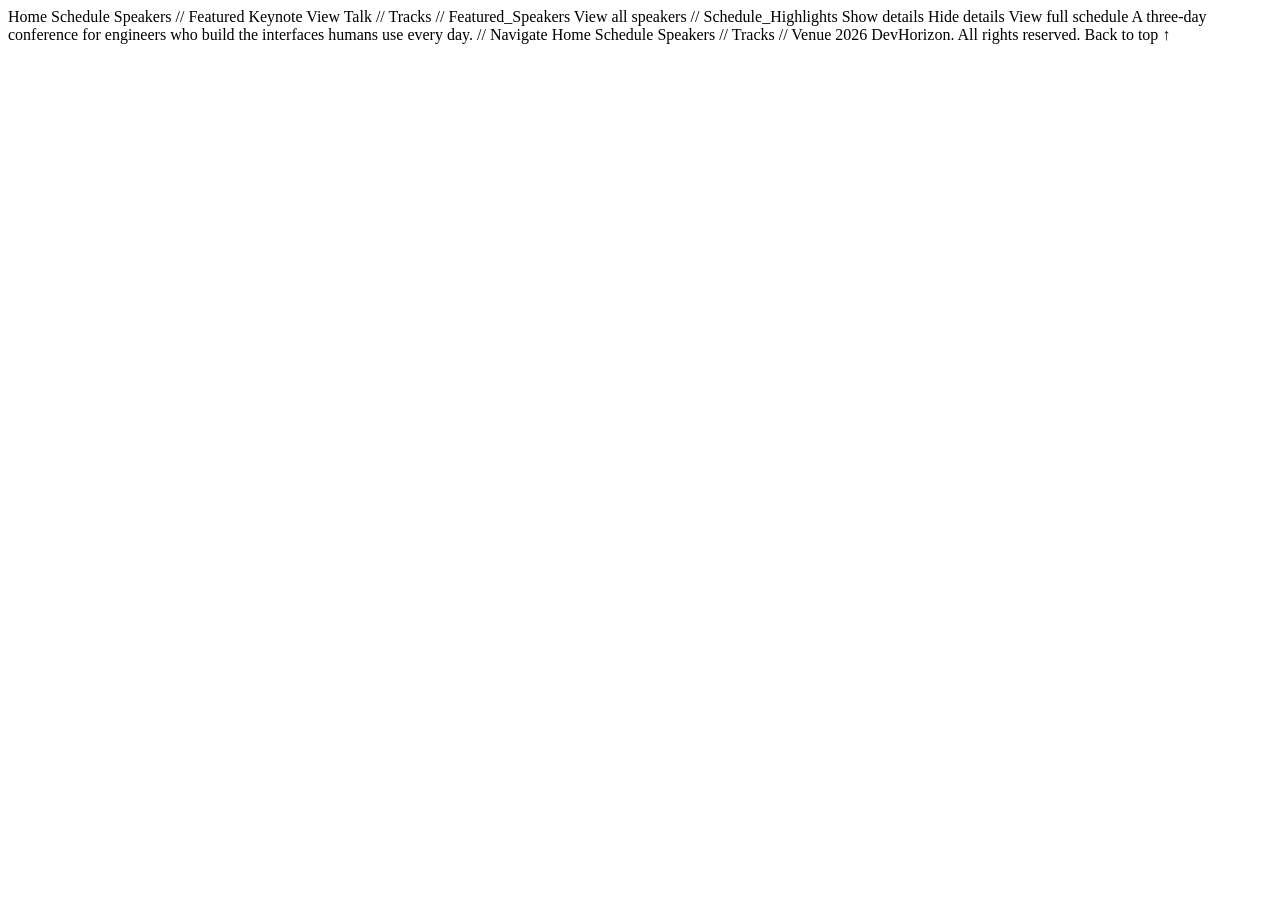
<file: tech-conference-site-initial-files/starter-code/index.html>
<!DOCTYPE html>
<html lang="en">
<head>
  <meta charset="UTF-8">
  <meta name="viewport" content="width=device-width, initial-scale=1.0">

  <link rel="icon" type="image/png" sizes="32x32" href="./assets/images/favicon-32x32.png">

  <title>Frontend Mentor | Tech Conference Site</title>
</head>
<body>

Home
Schedule
Speakers

<!-- Dynamic: conference tagline -->

<!-- Dynamic: conference dates -->
<!-- Dynamic: venue and city abbreviation -->

// Featured Keynote

<!-- Dynamic: featured keynote speaker and talk details -->

View Talk

// Tracks

<!-- Dynamic: list of tracks (excluding Keynote) -->

// Featured_Speakers

<!-- Dynamic: cards for each featured speaker -->

View all speakers

// Schedule_Highlights

<!-- Dynamic: rows for each highlighted talk -->

Show details
Hide details

View full schedule

A three-day conference for engineers who build the interfaces humans use every day.

// Navigate

Home
Schedule
Speakers

// Tracks

<!-- Dynamic: list of track names (excluding Keynote) -->

// Venue

<!-- Dynamic: venue name -->
<!-- Dynamic: city and state -->
<!-- Dynamic: conference dates -->

2026 DevHorizon. All rights reserved.

Back to top ↑

</body>
</html>
</file>
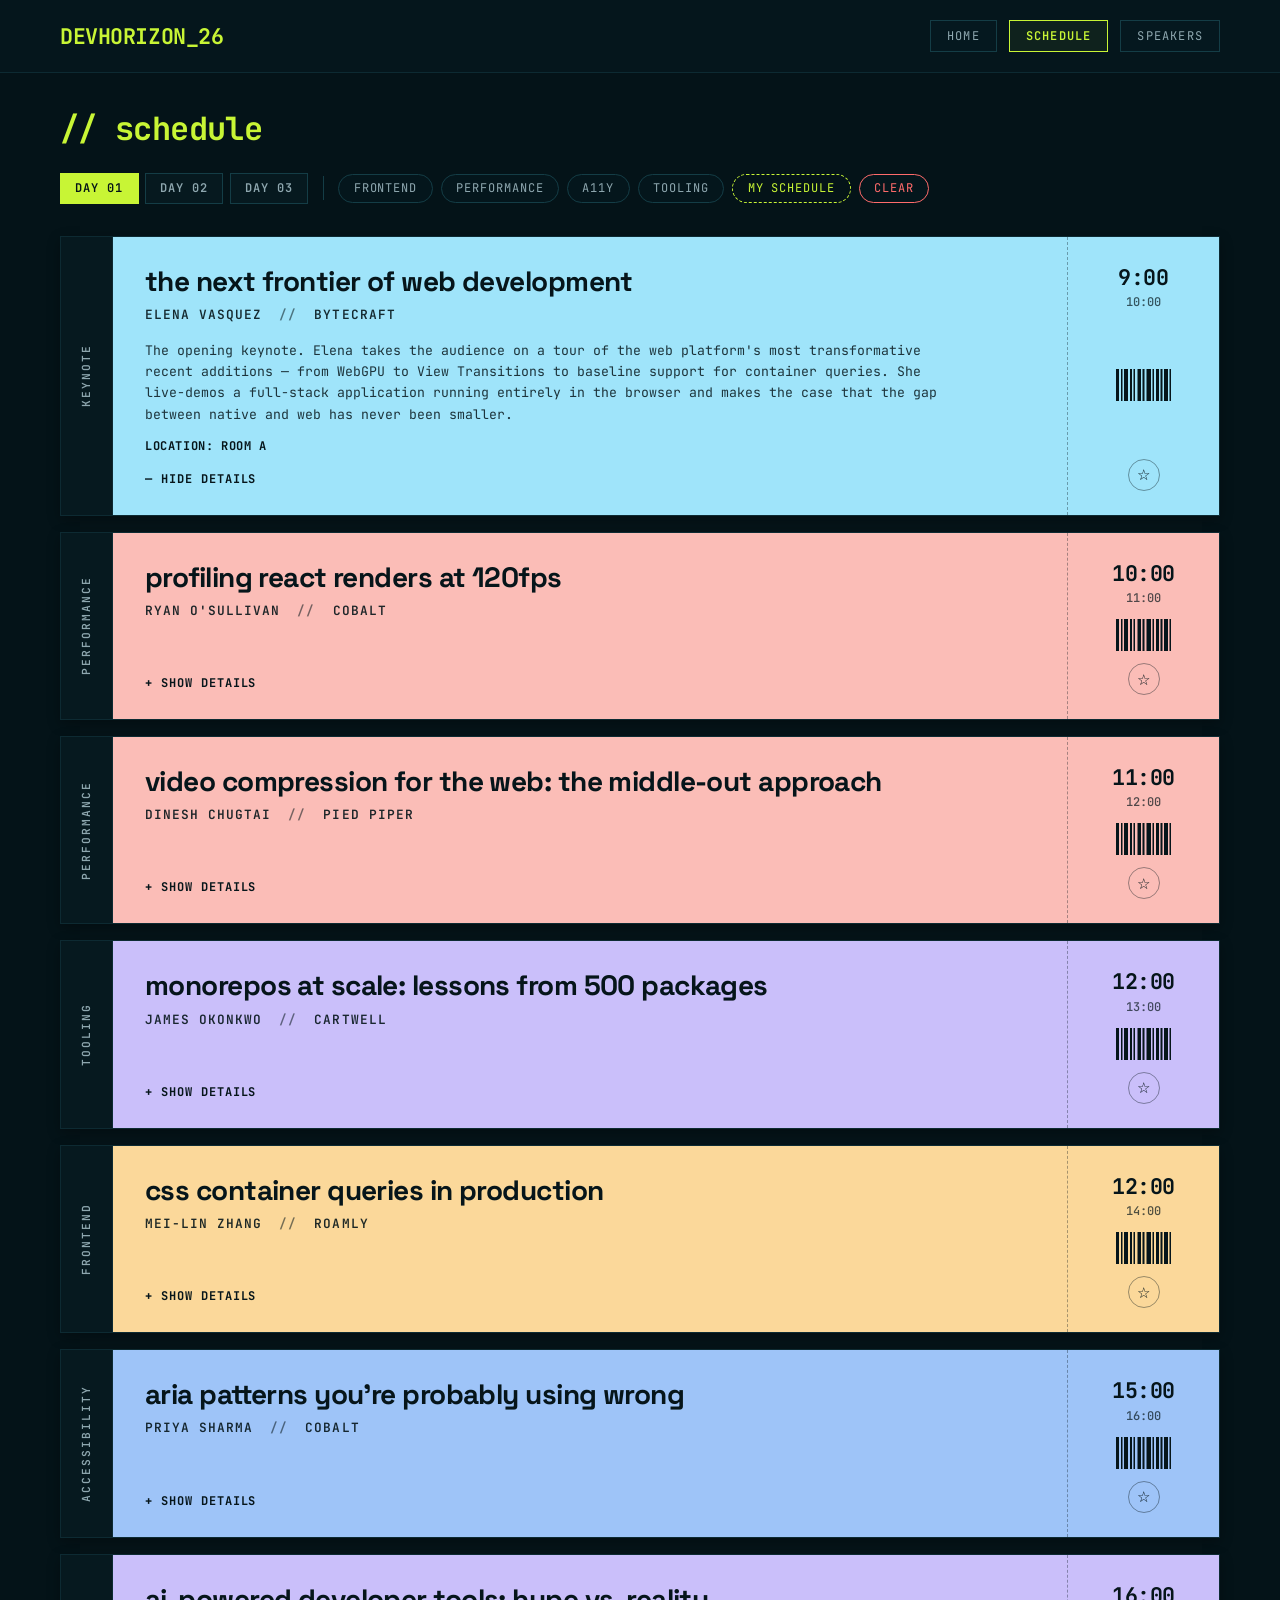
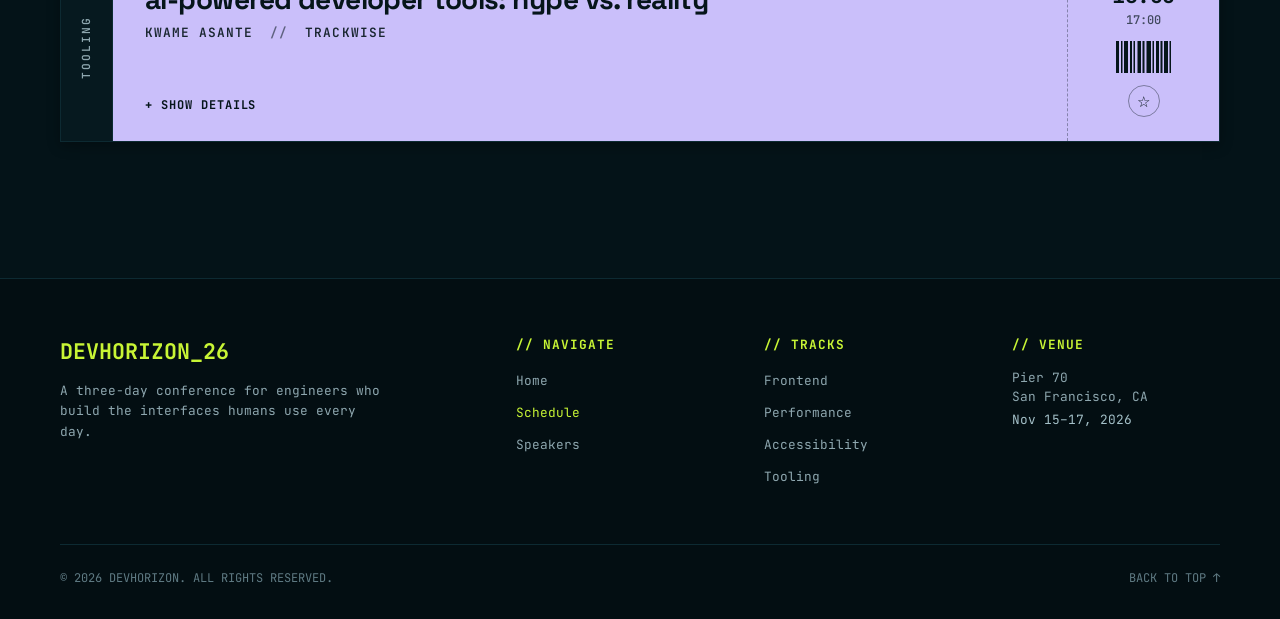
<file: template-tech-conference-site/raw-html/schedule/index.html>
<!doctype html>
<html lang="en">
  <head>
    <meta charset="UTF-8" />
    <meta name="viewport" content="width=device-width, initial-scale=1.0" />
    <title>DEVHORIZON_26 // Schedule</title>
    <!-- Google Fonts: Space Grotesk & JetBrains Mono -->
    <link rel="preconnect" href="https://fonts.googleapis.com" />
    <link rel="preconnect" href="https://fonts.gstatic.com" crossorigin />
    <link
      href="https://fonts.googleapis.com/css2?family=JetBrains+Mono:wght@400;500;600;700&family=Space+Grotesk:wght@600;700&display=swap"
      rel="stylesheet"
    />
    <!-- Pure Vanilla CSS -->
    <link rel="stylesheet" href="styles.css" />
  </head>
  <body>
    <!-- ==================== HEADER ==================== -->
    <header class="site-header">
      <div class="container header-inner">
        <a href="#" class="brand-logo">DEVHORIZON_26</a>

        <!-- Desktop & Tablet Navigation Links -->
        <nav class="main-nav" aria-label="Main Navigation">
          <a href="#home" class="nav-link">Home</a>
          <a href="#schedule" class="nav-link active">Schedule</a>
          <a href="#speakers" class="nav-link">Speakers</a>
        </nav>

        <!-- Mobile Hamburger Toggle Button -->
        <button
          class="menu-toggle"
          aria-label="Toggle menu"
          onclick="document.querySelector('.main-nav').classList.toggle('open')"
        >
          &#9776;
        </button>
      </div>
    </header>

    <!-- ==================== MAIN CONTENT ==================== -->
    <main class="schedule-main container">
      <h1 class="page-title">// schedule</h1>

      <!-- Filter Bar (Days & Track Pills) -->
      <section class="filter-bar" aria-label="Schedule Filters">
        <div class="day-group" role="group" aria-label="Conference Days">
          <button class="btn-day active" type="button">DAY 01</button>
          <button class="btn-day" type="button">DAY 02</button>
          <button class="btn-day" type="button">DAY 03</button>
        </div>

        <span class="filter-divider" aria-hidden="true"></span>

        <div class="track-group" role="group" aria-label="Topic Categories">
          <button class="btn-pill" type="button">FRONTEND</button>
          <button class="btn-pill" type="button">PERFORMANCE</button>
          <button class="btn-pill" type="button">A11Y</button>
          <button class="btn-pill" type="button">TOOLING</button>
          <button class="btn-pill pill-dashed" type="button">
            MY SCHEDULE
          </button>
          <button class="btn-pill pill-clear" type="button">CLEAR</button>
        </div>
      </section>

      <!-- Schedule Ticket Cards List -->
      <section class="schedule-list" aria-label="Schedule Sessions">
        <!-- Card 1: Keynote (Expanded State) -->
        <article class="ticket-card track-keynote">
          <!-- Mobile Top Track Banner -->
          <div class="card-track-mobile">
            <span>KEYNOTE</span>
          </div>

          <!-- Desktop & Tablet Left Vertical Track Strip -->
          <div class="card-track-vertical" aria-hidden="true">
            <span>KEYNOTE</span>
          </div>

          <!-- Main Card Body -->
          <div class="card-body">
            <div class="card-content">
              <h2 class="card-title">the next frontier of web development</h2>
              <div class="card-speaker">
                <span>ELENA VASQUEZ</span>
                <span class="speaker-separator">//</span>
                <span>BYTECRAFT</span>
              </div>
              <!-- Expanded Details -->
              <p class="card-description">
                The opening keynote. Elena takes the audience on a tour of the
                web platform's most transformative recent additions — from
                WebGPU to View Transitions to baseline support for container
                queries. She live-demos a full-stack application running
                entirely in the browser and makes the case that the gap between
                native and web has never been smaller.
              </p>
              <div class="card-location">LOCATION: ROOM A</div>
            </div>
            <button class="card-toggle-btn" type="button" aria-expanded="true">
              &mdash; HIDE DETAILS
            </button>
          </div>

          <!-- Right / Bottom Ticket Stub -->
          <aside class="card-stub">
            <div class="stub-times">
              <span class="time-start">9:00</span>
              <span class="time-end">10:00</span>
            </div>

            <div class="stub-barcode">
              <svg class="barcode-svg" viewBox="0 0 55 32" fill="currentColor">
                <rect x="0" y="0" width="3" height="32" />
                <rect x="5" y="0" width="1.5" height="32" />
                <rect x="8" y="0" width="4" height="32" />
                <rect x="14" y="0" width="2" height="32" />
                <rect x="17.5" y="0" width="1.5" height="32" />
                <rect x="21.5" y="0" width="3.5" height="32" />
                <rect x="26.5" y="0" width="2" height="32" />
                <rect x="30.5" y="0" width="4.5" height="32" />
                <rect x="36.5" y="0" width="1.5" height="32" />
                <rect x="40" y="0" width="3" height="32" />
                <rect x="44.5" y="0" width="2" height="32" />
                <rect x="48" y="0" width="4" height="32" />
                <rect x="53.5" y="0" width="2" height="32" />
              </svg>
            </div>

            <button
              class="btn-star"
              type="button"
              aria-label="Bookmark session"
            >
              &#9734;
            </button>
          </aside>
        </article>

        <!-- Card 2: Performance -->
        <article class="ticket-card track-performance">
          <div class="card-track-mobile"><span>PERFORMANCE</span></div>
          <div class="card-track-vertical" aria-hidden="true">
            <span>PERFORMANCE</span>
          </div>

          <div class="card-body">
            <div class="card-content">
              <h2 class="card-title">profiling react renders at 120fps</h2>
              <div class="card-speaker">
                <span>RYAN O'SULLIVAN</span>
                <span class="speaker-separator">//</span>
                <span>COBALT</span>
              </div>
            </div>
            <button class="card-toggle-btn" type="button" aria-expanded="false">
              + SHOW DETAILS
            </button>
          </div>

          <aside class="card-stub">
            <div class="stub-times">
              <span class="time-start">10:00</span>
              <span class="time-end">11:00</span>
            </div>
            <div class="stub-barcode">
              <svg class="barcode-svg" viewBox="0 0 55 32" fill="currentColor">
                <rect x="0" y="0" width="3" height="32" />
                <rect x="5" y="0" width="1.5" height="32" />
                <rect x="8" y="0" width="4" height="32" />
                <rect x="14" y="0" width="2" height="32" />
                <rect x="17.5" y="0" width="1.5" height="32" />
                <rect x="21.5" y="0" width="3.5" height="32" />
                <rect x="26.5" y="0" width="2" height="32" />
                <rect x="30.5" y="0" width="4.5" height="32" />
                <rect x="36.5" y="0" width="1.5" height="32" />
                <rect x="40" y="0" width="3" height="32" />
                <rect x="44.5" y="0" width="2" height="32" />
                <rect x="48" y="0" width="4" height="32" />
                <rect x="53.5" y="0" width="2" height="32" />
              </svg>
            </div>
            <button
              class="btn-star"
              type="button"
              aria-label="Bookmark session"
            >
              &#9734;
            </button>
          </aside>
        </article>

        <!-- Card 3: Performance -->
        <article class="ticket-card track-performance">
          <div class="card-track-mobile"><span>PERFORMANCE</span></div>
          <div class="card-track-vertical" aria-hidden="true">
            <span>PERFORMANCE</span>
          </div>

          <div class="card-body">
            <div class="card-content">
              <h2 class="card-title">
                video compression for the web: the middle-out approach
              </h2>
              <div class="card-speaker">
                <span>DINESH CHUGTAI</span>
                <span class="speaker-separator">//</span>
                <span>PIED PIPER</span>
              </div>
            </div>
            <button class="card-toggle-btn" type="button" aria-expanded="false">
              + SHOW DETAILS
            </button>
          </div>

          <aside class="card-stub">
            <div class="stub-times">
              <span class="time-start">11:00</span>
              <span class="time-end">12:00</span>
            </div>
            <div class="stub-barcode">
              <svg class="barcode-svg" viewBox="0 0 55 32" fill="currentColor">
                <rect x="0" y="0" width="3" height="32" />
                <rect x="5" y="0" width="1.5" height="32" />
                <rect x="8" y="0" width="4" height="32" />
                <rect x="14" y="0" width="2" height="32" />
                <rect x="17.5" y="0" width="1.5" height="32" />
                <rect x="21.5" y="0" width="3.5" height="32" />
                <rect x="26.5" y="0" width="2" height="32" />
                <rect x="30.5" y="0" width="4.5" height="32" />
                <rect x="36.5" y="0" width="1.5" height="32" />
                <rect x="40" y="0" width="3" height="32" />
                <rect x="44.5" y="0" width="2" height="32" />
                <rect x="48" y="0" width="4" height="32" />
                <rect x="53.5" y="0" width="2" height="32" />
              </svg>
            </div>
            <button
              class="btn-star"
              type="button"
              aria-label="Bookmark session"
            >
              &#9734;
            </button>
          </aside>
        </article>

        <!-- Card 4: Tooling -->
        <article class="ticket-card track-tooling">
          <div class="card-track-mobile"><span>TOOLING</span></div>
          <div class="card-track-vertical" aria-hidden="true">
            <span>TOOLING</span>
          </div>

          <div class="card-body">
            <div class="card-content">
              <h2 class="card-title">
                monorepos at scale: lessons from 500 packages
              </h2>
              <div class="card-speaker">
                <span>JAMES OKONKWO</span>
                <span class="speaker-separator">//</span>
                <span>CARTWELL</span>
              </div>
            </div>
            <button class="card-toggle-btn" type="button" aria-expanded="false">
              + SHOW DETAILS
            </button>
          </div>

          <aside class="card-stub">
            <div class="stub-times">
              <span class="time-start">12:00</span>
              <span class="time-end">13:00</span>
            </div>
            <div class="stub-barcode">
              <svg class="barcode-svg" viewBox="0 0 55 32" fill="currentColor">
                <rect x="0" y="0" width="3" height="32" />
                <rect x="5" y="0" width="1.5" height="32" />
                <rect x="8" y="0" width="4" height="32" />
                <rect x="14" y="0" width="2" height="32" />
                <rect x="17.5" y="0" width="1.5" height="32" />
                <rect x="21.5" y="0" width="3.5" height="32" />
                <rect x="26.5" y="0" width="2" height="32" />
                <rect x="30.5" y="0" width="4.5" height="32" />
                <rect x="36.5" y="0" width="1.5" height="32" />
                <rect x="40" y="0" width="3" height="32" />
                <rect x="44.5" y="0" width="2" height="32" />
                <rect x="48" y="0" width="4" height="32" />
                <rect x="53.5" y="0" width="2" height="32" />
              </svg>
            </div>
            <button
              class="btn-star"
              type="button"
              aria-label="Bookmark session"
            >
              &#9734;
            </button>
          </aside>
        </article>

        <!-- Card 5: Frontend -->
        <article class="ticket-card track-frontend">
          <div class="card-track-mobile"><span>FRONTEND</span></div>
          <div class="card-track-vertical" aria-hidden="true">
            <span>FRONTEND</span>
          </div>

          <div class="card-body">
            <div class="card-content">
              <h2 class="card-title">css container queries in production</h2>
              <div class="card-speaker">
                <span>MEI-LIN ZHANG</span>
                <span class="speaker-separator">//</span>
                <span>ROAMLY</span>
              </div>
            </div>
            <button class="card-toggle-btn" type="button" aria-expanded="false">
              + SHOW DETAILS
            </button>
          </div>

          <aside class="card-stub">
            <div class="stub-times">
              <span class="time-start">12:00</span>
              <span class="time-end">14:00</span>
            </div>
            <div class="stub-barcode">
              <svg class="barcode-svg" viewBox="0 0 55 32" fill="currentColor">
                <rect x="0" y="0" width="3" height="32" />
                <rect x="5" y="0" width="1.5" height="32" />
                <rect x="8" y="0" width="4" height="32" />
                <rect x="14" y="0" width="2" height="32" />
                <rect x="17.5" y="0" width="1.5" height="32" />
                <rect x="21.5" y="0" width="3.5" height="32" />
                <rect x="26.5" y="0" width="2" height="32" />
                <rect x="30.5" y="0" width="4.5" height="32" />
                <rect x="36.5" y="0" width="1.5" height="32" />
                <rect x="40" y="0" width="3" height="32" />
                <rect x="44.5" y="0" width="2" height="32" />
                <rect x="48" y="0" width="4" height="32" />
                <rect x="53.5" y="0" width="2" height="32" />
              </svg>
            </div>
            <button
              class="btn-star"
              type="button"
              aria-label="Bookmark session"
            >
              &#9734;
            </button>
          </aside>
        </article>

        <!-- Card 6: Accessibility -->
        <article class="ticket-card track-accessibility">
          <div class="card-track-mobile"><span>ACCESSIBILITY</span></div>
          <div class="card-track-vertical" aria-hidden="true">
            <span>ACCESSIBILITY</span>
          </div>

          <div class="card-body">
            <div class="card-content">
              <h2 class="card-title">
                aria patterns you're probably using wrong
              </h2>
              <div class="card-speaker">
                <span>PRIYA SHARMA</span>
                <span class="speaker-separator">//</span>
                <span>COBALT</span>
              </div>
            </div>
            <button class="card-toggle-btn" type="button" aria-expanded="false">
              + SHOW DETAILS
            </button>
          </div>

          <aside class="card-stub">
            <div class="stub-times">
              <span class="time-start">15:00</span>
              <span class="time-end">16:00</span>
            </div>
            <div class="stub-barcode">
              <svg class="barcode-svg" viewBox="0 0 55 32" fill="currentColor">
                <rect x="0" y="0" width="3" height="32" />
                <rect x="5" y="0" width="1.5" height="32" />
                <rect x="8" y="0" width="4" height="32" />
                <rect x="14" y="0" width="2" height="32" />
                <rect x="17.5" y="0" width="1.5" height="32" />
                <rect x="21.5" y="0" width="3.5" height="32" />
                <rect x="26.5" y="0" width="2" height="32" />
                <rect x="30.5" y="0" width="4.5" height="32" />
                <rect x="36.5" y="0" width="1.5" height="32" />
                <rect x="40" y="0" width="3" height="32" />
                <rect x="44.5" y="0" width="2" height="32" />
                <rect x="48" y="0" width="4" height="32" />
                <rect x="53.5" y="0" width="2" height="32" />
              </svg>
            </div>
            <button
              class="btn-star"
              type="button"
              aria-label="Bookmark session"
            >
              &#9734;
            </button>
          </aside>
        </article>

        <!-- Card 7: Tooling -->
        <article class="ticket-card track-tooling">
          <div class="card-track-mobile"><span>TOOLING</span></div>
          <div class="card-track-vertical" aria-hidden="true">
            <span>TOOLING</span>
          </div>

          <div class="card-body">
            <div class="card-content">
              <h2 class="card-title">
                ai-powered developer tools: hype vs. reality
              </h2>
              <div class="card-speaker">
                <span>KWAME ASANTE</span>
                <span class="speaker-separator">//</span>
                <span>TRACKWISE</span>
              </div>
            </div>
            <button class="card-toggle-btn" type="button" aria-expanded="false">
              + SHOW DETAILS
            </button>
          </div>

          <aside class="card-stub">
            <div class="stub-times">
              <span class="time-start">16:00</span>
              <span class="time-end">17:00</span>
            </div>
            <div class="stub-barcode">
              <svg class="barcode-svg" viewBox="0 0 55 32" fill="currentColor">
                <rect x="0" y="0" width="3" height="32" />
                <rect x="5" y="0" width="1.5" height="32" />
                <rect x="8" y="0" width="4" height="32" />
                <rect x="14" y="0" width="2" height="32" />
                <rect x="17.5" y="0" width="1.5" height="32" />
                <rect x="21.5" y="0" width="3.5" height="32" />
                <rect x="26.5" y="0" width="2" height="32" />
                <rect x="30.5" y="0" width="4.5" height="32" />
                <rect x="36.5" y="0" width="1.5" height="32" />
                <rect x="40" y="0" width="3" height="32" />
                <rect x="44.5" y="0" width="2" height="32" />
                <rect x="48" y="0" width="4" height="32" />
                <rect x="53.5" y="0" width="2" height="32" />
              </svg>
            </div>
            <button
              class="btn-star"
              type="button"
              aria-label="Bookmark session"
            >
              &#9734;
            </button>
          </aside>
        </article>
      </section>
    </main>

    <!-- ==================== FOOTER ==================== -->
    <footer class="site-footer">
      <div class="container">
        <div class="footer-grid">
          <div class="footer-brand">
            <h2>DEVHORIZON_26</h2>
            <p>
              A three-day conference for engineers who build the interfaces
              humans use every day.
            </p>
          </div>

          <div class="footer-col">
            <h3>// NAVIGATE</h3>
            <ul>
              <li><a href="#home">Home</a></li>
              <li><a href="#schedule" class="active-link">Schedule</a></li>
              <li><a href="#speakers">Speakers</a></li>
            </ul>
          </div>

          <div class="footer-col">
            <h3>// TRACKS</h3>
            <ul>
              <li><a href="#frontend">Frontend</a></li>
              <li><a href="#performance">Performance</a></li>
              <li><a href="#accessibility">Accessibility</a></li>
              <li><a href="#tooling">Tooling</a></li>
            </ul>
          </div>

          <div class="footer-col">
            <h3>// VENUE</h3>
            <p>Pier 70</p>
            <p>San Francisco, CA</p>
            <p style="color: #a4c0c8; margin-top: 0.25rem">Nov 15–17, 2026</p>
          </div>
        </div>

        <div class="footer-bottom">
          <span>&copy; 2026 DEVHORIZON. ALL RIGHTS RESERVED.</span>
          <a href="#top" class="back-to-top">BACK TO TOP &uarr;</a>
        </div>
      </div>
    </footer>
  </body>
</html>
</file>
<file: template-tech-conference-site/raw-html/schedule/styles.css>
/* ==========================================================================
   DEVHORIZON_26 — RESPONSIVE CONFERENCE SCHEDULE
   Pure Vanilla CSS with Breakpoints: Mobile (<768px), Tablet (768-1023px), Desktop (>=1024px)
   ========================================================================== */

/* --- Custom Variables & Palette --- */
:root {
  --bg-dark: #041318;
  --bg-header: #05161c;
  --bg-card-track: #06191f;
  --bg-footer: #030e12;
  --border-dark: #0d2a32;
  --border-muted: #143d46;
  --border-light: #255864;
  
  --accent-lime: #c8f535;
  --text-dark: #06151a;
  --text-muted: #8ea7af;
  --text-light: #f1f5f9;
  
  /* Track Background Colors (Matching mockups) */
  --track-keynote: #9fe4fa;       /* Sky Cyan */
  --track-performance: #fbbdb7;   /* Salmon Coral */
  --track-tooling: #cabffa;       /* Lavender Periwinkle */
  --track-frontend: #fbd89a;      /* Soft Yellow */
  --track-accessibility: #9ec4f8; /* Cornflower Blue */

  --font-mono: 'JetBrains Mono', ui-monospace, Menlo, Monaco, Consolas, monospace;
  --font-display: 'Space Grotesk', -apple-system, BlinkMacSystemFont, "Segoe UI", Roboto, sans-serif;
}

/* --- Reset & Global --- */
*, *::before, *::after {
  box-sizing: border-box;
  margin: 0;
  padding: 0;
}

html {
  scroll-behavior: smooth;
  font-size: 16px;
}

body {
  background-color: var(--bg-dark);
  color: var(--text-light);
  font-family: var(--font-mono);
  line-height: 1.5;
  -webkit-font-smoothing: antialiased;
}

button {
  font-family: inherit;
  cursor: pointer;
  background: none;
  border: none;
}

a {
  color: inherit;
  text-decoration: none;
}

/* --- Layout Container --- */
.container {
  width: 100%;
  max-width: 1200px;
  margin-left: auto;
  margin-right: auto;
  padding-left: 1.25rem;
  padding-right: 1.25rem;
}

/* --- Header --- */
.site-header {
  background-color: var(--bg-header);
  border-bottom: 1px solid var(--border-dark);
  position: sticky;
  top: 0;
  z-index: 50;
}

.header-inner {
  display: flex;
  align-items: center;
  justify-content: space-between;
  height: 4.5rem;
}

.brand-logo {
  font-family: var(--font-mono);
  font-size: 1.35rem;
  font-weight: 700;
  color: var(--accent-lime);
  letter-spacing: -0.02em;
}

.main-nav {
  display: flex;
  align-items: center;
  gap: 0.75rem;
}

.nav-link {
  font-family: var(--font-mono);
  font-size: 0.75rem;
  letter-spacing: 0.1em;
  padding: 0.4rem 1rem;
  border: 1px solid var(--border-muted);
  color: var(--text-muted);
  background-color: rgba(7, 29, 36, 0.4);
  transition: all 0.15s ease;
  text-transform: uppercase;
}

.nav-link:hover {
  color: #fff;
  border-color: var(--border-light);
}

.nav-link.active {
  border-color: var(--accent-lime);
  color: var(--accent-lime);
  background-color: rgba(200, 245, 53, 0.05);
  font-weight: 600;
}

.menu-toggle {
  display: none;
  width: 2.5rem;
  height: 2.5rem;
  border: 1px solid var(--border-muted);
  color: var(--text-muted);
  background: rgba(7, 29, 36, 0.6);
  font-size: 1.25rem;
  align-items: center;
  justify-content: center;
}

/* --- Main Schedule Section --- */
.schedule-main {
  padding-top: 2rem;
  padding-bottom: 3.5rem;
}

.page-title {
  font-family: var(--font-mono);
  font-size: 2rem;
  font-weight: 700;
  color: var(--accent-lime);
  letter-spacing: -0.02em;
  margin-bottom: 1.25rem;
}

/* --- Filter Bar --- */
.filter-bar {
  display: flex;
  flex-wrap: wrap;
  align-items: center;
  gap: 0.65rem;
  margin-bottom: 2rem;
}

.day-group {
  display: flex;
  align-items: center;
  gap: 0.4rem;
}

.btn-day {
  font-family: var(--font-mono);
  font-size: 0.75rem;
  font-weight: 600;
  letter-spacing: 0.08em;
  padding: 0.4rem 0.9rem;
  border: 1px solid var(--border-muted);
  background-color: rgba(7, 29, 36, 0.6);
  color: var(--text-muted);
  transition: all 0.15s ease;
}

.btn-day:hover {
  border-color: var(--border-light);
  color: #fff;
}

.btn-day.active {
  background-color: var(--accent-lime);
  color: var(--bg-dark);
  border-color: var(--accent-lime);
}

.filter-divider {
  display: block;
  width: 1px;
  height: 1.5rem;
  background-color: var(--border-muted);
  margin: 0 0.25rem;
}

.track-group {
  display: flex;
  flex-wrap: wrap;
  align-items: center;
  gap: 0.5rem;
}

.btn-pill {
  font-family: var(--font-mono);
  font-size: 0.75rem;
  letter-spacing: 0.08em;
  padding: 0.35rem 0.9rem;
  border-radius: 9999px;
  border: 1px solid var(--border-muted);
  color: var(--text-muted);
  background-color: rgba(7, 29, 36, 0.4);
  transition: all 0.15s ease;
}

.btn-pill:hover {
  border-color: var(--border-light);
  color: #fff;
}

.btn-pill.active {
  border-color: var(--accent-lime);
  color: var(--accent-lime);
  background-color: rgba(200, 245, 53, 0.15);
  font-weight: 600;
}

.btn-pill.pill-dashed {
  border: 1px dashed var(--accent-lime);
  color: var(--accent-lime);
  background: transparent;
}

.btn-pill.pill-dashed:hover {
  background-color: rgba(200, 245, 53, 0.1);
}

.btn-pill.pill-clear {
  border: 1px solid #ff6b6b;
  color: #ff6b6b;
}

.btn-pill.pill-clear:hover {
  background-color: rgba(255, 107, 107, 0.15);
}

/* --- Ticket Cards Container --- */
.schedule-list {
  display: flex;
  flex-direction: column;
  gap: 1rem;
}

/* --- Ticket Card (Base: Desktop / Tablet 3-Zone Ticket) --- */
.ticket-card {
  display: flex;
  flex-direction: row;
  align-items: stretch;
  border: 1px solid var(--border-dark);
  overflow: hidden;
  box-shadow: 0 4px 12px rgba(0, 0, 0, 0.3);
  transition: border-color 0.2s ease;
}

.ticket-card:hover {
  border-color: var(--border-light);
}

/* Track Color Variants */
.ticket-card.track-keynote .card-body,
.ticket-card.track-keynote .card-stub {
  background-color: var(--track-keynote);
}

.ticket-card.track-performance .card-body,
.ticket-card.track-performance .card-stub {
  background-color: var(--track-performance);
}

.ticket-card.track-tooling .card-body,
.ticket-card.track-tooling .card-stub {
  background-color: var(--track-tooling);
}

.ticket-card.track-frontend .card-body,
.ticket-card.track-frontend .card-stub {
  background-color: var(--track-frontend);
}

.ticket-card.track-accessibility .card-body,
.ticket-card.track-accessibility .card-stub {
  background-color: var(--track-accessibility);
}

/* Desktop/Tablet: Left Vertical Track Bar */
.card-track-vertical {
  width: 3.25rem;
  background-color: var(--bg-card-track);
  border-right: 1px solid var(--border-dark);
  display: flex;
  align-items: center;
  justify-content: center;
  flex-shrink: 0;
  padding: 1.5rem 0;
  user-select: none;
}

.card-track-vertical span {
  writing-mode: vertical-rl;
  transform: rotate(180deg);
  text-transform: uppercase;
  letter-spacing: 0.18em;
  font-size: 0.7rem;
  font-weight: 600;
  color: var(--text-muted);
  white-space: nowrap;
}

/* Mobile Top Track Bar (Hidden on Desktop & Tablet) */
.card-track-mobile {
  display: none;
}

/* Main Card Body */
.card-body {
  flex: 1;
  padding: 1.75rem 2rem;
  color: var(--text-dark);
  display: flex;
  flex-direction: column;
  justify-content: space-between;
}

.card-title {
  font-family: var(--font-display);
  font-size: 1.75rem;
  font-weight: 700;
  line-height: 1.15;
  letter-spacing: -0.02em;
  color: var(--text-dark);
  text-transform: lowercase;
  margin-bottom: 0.5rem;
}

.card-speaker {
  font-family: var(--font-mono);
  font-size: 0.8rem;
  font-weight: 600;
  letter-spacing: 0.08em;
  text-transform: uppercase;
  color: rgba(6, 21, 26, 0.9);
  margin-bottom: 0.5rem;
}

.card-speaker .speaker-separator {
  margin: 0 0.5rem;
  opacity: 0.6;
}

.card-description {
  margin-top: 1rem;
  font-family: var(--font-mono);
  font-size: 0.825rem;
  line-height: 1.6;
  color: rgba(6, 21, 26, 0.85);
  max-width: 50rem;
}

.card-location {
  margin-top: 0.75rem;
  font-family: var(--font-mono);
  font-size: 0.75rem;
  font-weight: 700;
  letter-spacing: 0.05em;
  color: var(--text-dark);
}

.card-toggle-btn {
  margin-top: 1rem;
  font-family: var(--font-mono);
  font-size: 0.75rem;
  font-weight: 700;
  letter-spacing: 0.08em;
  color: var(--text-dark);
  display: inline-flex;
  align-items: center;
  transition: opacity 0.15s ease;
}

.card-toggle-btn:hover {
  opacity: 0.7;
}

/* Right Ticket Stub (Desktop & Tablet) */
.card-stub {
  width: 9.5rem;
  border-left: 1px dashed rgba(6, 21, 26, 0.35);
  padding: 1.5rem 1rem;
  display: flex;
  flex-direction: column;
  justify-content: space-between;
  align-items: center;
  text-align: center;
  flex-shrink: 0;
  user-select: none;
}

.stub-times {
  display: flex;
  flex-direction: column;
  align-items: center;
}

.time-start {
  font-family: var(--font-mono);
  font-size: 1.35rem;
  font-weight: 700;
  letter-spacing: -0.02em;
  color: var(--text-dark);
}

.time-end {
  font-family: var(--font-mono);
  font-size: 0.75rem;
  color: rgba(6, 21, 26, 0.7);
  font-weight: 500;
}

.stub-barcode {
  margin: 0.75rem 0;
  display: flex;
  align-items: center;
  justify-content: center;
}

.barcode-svg {
  height: 2rem;
  width: auto;
  color: var(--text-dark);
}

.btn-star {
  width: 2rem;
  height: 2rem;
  border-radius: 9999px;
  border: 1px solid rgba(6, 21, 26, 0.4);
  color: var(--text-dark);
  display: flex;
  align-items: center;
  justify-content: center;
  font-size: 0.95rem;
  transition: all 0.15s ease;
}

.btn-star:hover {
  background-color: rgba(6, 21, 26, 0.15);
  border-color: var(--text-dark);
}

.btn-star.saved {
  background-color: var(--text-dark);
  color: #fff;
  border-color: var(--text-dark);
}

/* --- Footer --- */
.site-footer {
  margin-top: 5rem;
  border-top: 1px solid var(--border-dark);
  background-color: var(--bg-footer);
  padding-top: 3.5rem;
  padding-bottom: 2rem;
}

.footer-grid {
  display: grid;
  grid-template-columns: 2fr 1fr 1fr 1fr;
  gap: 2.5rem;
}

.footer-brand h2 {
  font-family: var(--font-mono);
  font-size: 1.35rem;
  font-weight: 700;
  color: var(--accent-lime);
  margin-bottom: 0.85rem;
}

.footer-brand p {
  font-family: var(--font-mono);
  font-size: 0.8rem;
  color: var(--text-muted);
  line-height: 1.6;
  max-width: 20rem;
}

.footer-col h3 {
  font-family: var(--font-mono);
  font-size: 0.8rem;
  font-weight: 700;
  color: var(--accent-lime);
  letter-spacing: 0.08em;
  margin-bottom: 0.85rem;
}

.footer-col ul {
  list-style: none;
}

.footer-col li {
  margin-bottom: 0.5rem;
}

.footer-col a, .footer-col p {
  font-family: var(--font-mono);
  font-size: 0.8rem;
  color: var(--text-muted);
  transition: color 0.15s ease;
}

.footer-col a:hover {
  color: #fff;
}

.footer-col .active-link {
  color: var(--accent-lime);
}

.footer-bottom {
  margin-top: 3rem;
  padding-top: 1.5rem;
  border-top: 1px solid var(--border-dark);
  display: flex;
  justify-content: space-between;
  align-items: center;
  font-family: var(--font-mono);
  font-size: 0.75rem;
  color: #5f7a83;
}

.back-to-top {
  color: #5f7a83;
  transition: color 0.15s ease;
}

.back-to-top:hover {
  color: var(--accent-lime);
}

/* ==========================================================================
   RESPONSIVE BREAKPOINT 1: TABLET (768px – 1023px)
   ========================================================================== */
@media (min-width: 768px) and (max-width: 1023px) {
  .card-body {
    padding: 1.5rem 1.5rem;
  }

  .card-title {
    font-size: 1.5rem;
  }

  .card-stub {
    width: 8.5rem;
    padding: 1.25rem 0.75rem;
  }

  .footer-grid {
    grid-template-columns: 1fr 1fr;
    gap: 2rem;
  }
}

/* ==========================================================================
   RESPONSIVE BREAKPOINT 2: MOBILE (< 768px)
   Re-architects cards to top-banner + content + horizontal bottom ticket stub
   ========================================================================== */
@media (max-width: 767px) {
  /* Navigation: Show Hamburger, Hide full links */
  .main-nav {
    display: none;
  }

  .menu-toggle {
    display: flex;
  }

  .page-title {
    font-size: 1.6rem;
  }

  /* Filter bar wraps into grouped mobile rows */
  .filter-bar {
    gap: 0.5rem;
  }

  .filter-divider {
    display: none;
  }

  .day-group {
    width: 100%;
    margin-bottom: 0.25rem;
  }

  .track-group {
    width: 100%;
  }

  /* TICKET CARD: Convert from horizontal 3-column to vertical stack */
  .ticket-card {
    flex-direction: column;
  }

  /* Hide left vertical track strip */
  .card-track-vertical {
    display: none;
  }

  /* Show top dark track header bar */
  .card-track-mobile {
    display: block;
    width: 100%;
    background-color: var(--bg-card-track);
    padding: 0.5rem 1rem;
    text-align: center;
    border-bottom: 1px solid var(--border-dark);
  }

  .card-track-mobile span {
    font-family: var(--font-mono);
    font-size: 0.7rem;
    letter-spacing: 0.18em;
    font-weight: 600;
    color: var(--text-muted);
    text-transform: uppercase;
  }

  /* Main body */
  .card-body {
    padding: 1.25rem;
  }

  .card-title {
    font-size: 1.35rem;
  }

  /* TICKET STUB: Convert to horizontal bottom strip */
  .card-stub {
    width: 100%;
    border-left: none;
    border-top: 1px dashed rgba(6, 21, 26, 0.35);
    flex-direction: row;
    justify-content: space-between;
    padding: 0.85rem 1.25rem;
  }

  .stub-times {
    align-items: flex-start;
  }

  .time-start {
    font-size: 1.15rem;
  }

  .stub-barcode {
    margin: 0;
  }

  .barcode-svg {
    height: 1.65rem;
  }

  /* Footer on Mobile */
  .footer-grid {
    grid-template-columns: 1fr;
    gap: 2rem;
  }

  .footer-bottom {
    flex-direction: column;
    gap: 0.75rem;
    align-items: flex-start;
  }
}
</file>
